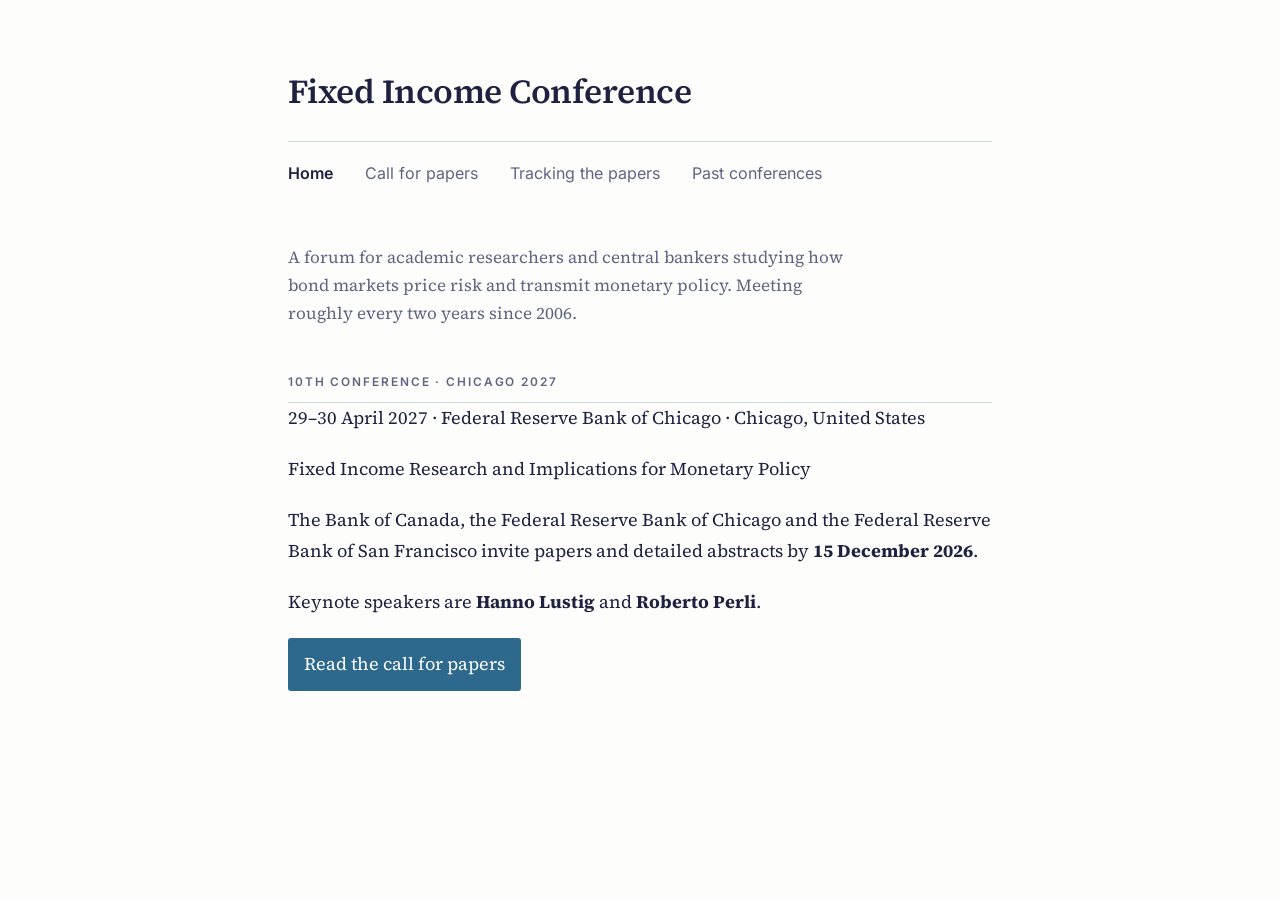
<file: index.html>
<!doctype html>
<html lang="en"><head><meta charset="utf-8"><meta name="viewport" content="width=device-width, initial-scale=1">
<title>Home — Fixed Income Conference</title><meta name="description" content="Fixed income research and implications for monetary policy. Conference information, call for papers and historical programmes.">
<link rel="stylesheet" href="style.css"></head><body><div class="wrap">
<header class="site"><h1 class="site-name"><a href="index.html">Fixed Income Conference</a></h1><nav class="site" aria-label="Main navigation"><a href="index.html" aria-current="page">Home</a><a href="call-for-papers.html">Call for papers</a><a href="tracking-the-papers.html">Tracking the papers</a><a href="past-conferences.html">Past conferences</a></nav></header>
<main>
<p class="lede">A forum for academic researchers and central bankers studying how bond markets price risk and transmit monetary policy. Meeting roughly every two years since 2006.</p>
<h2 class="section" id="next-conference">10th conference · Chicago 2027</h2>
<p class="meta">29–30 April 2027 · Federal Reserve Bank of Chicago · Chicago, United States</p>
<p>Fixed Income Research and Implications for Monetary Policy</p>
<p>The Bank of Canada, the Federal Reserve Bank of Chicago and the Federal Reserve Bank of San Francisco invite papers and detailed abstracts by <strong>15 December 2026</strong>.</p>
<p>Keynote speakers are <strong>Hanno Lustig</strong> and <strong>Roberto Perli</strong>.</p>
<p><a class="call-link" href="call-for-papers.html">Read the call for papers</a></p>
</main></div></body></html>
</file>
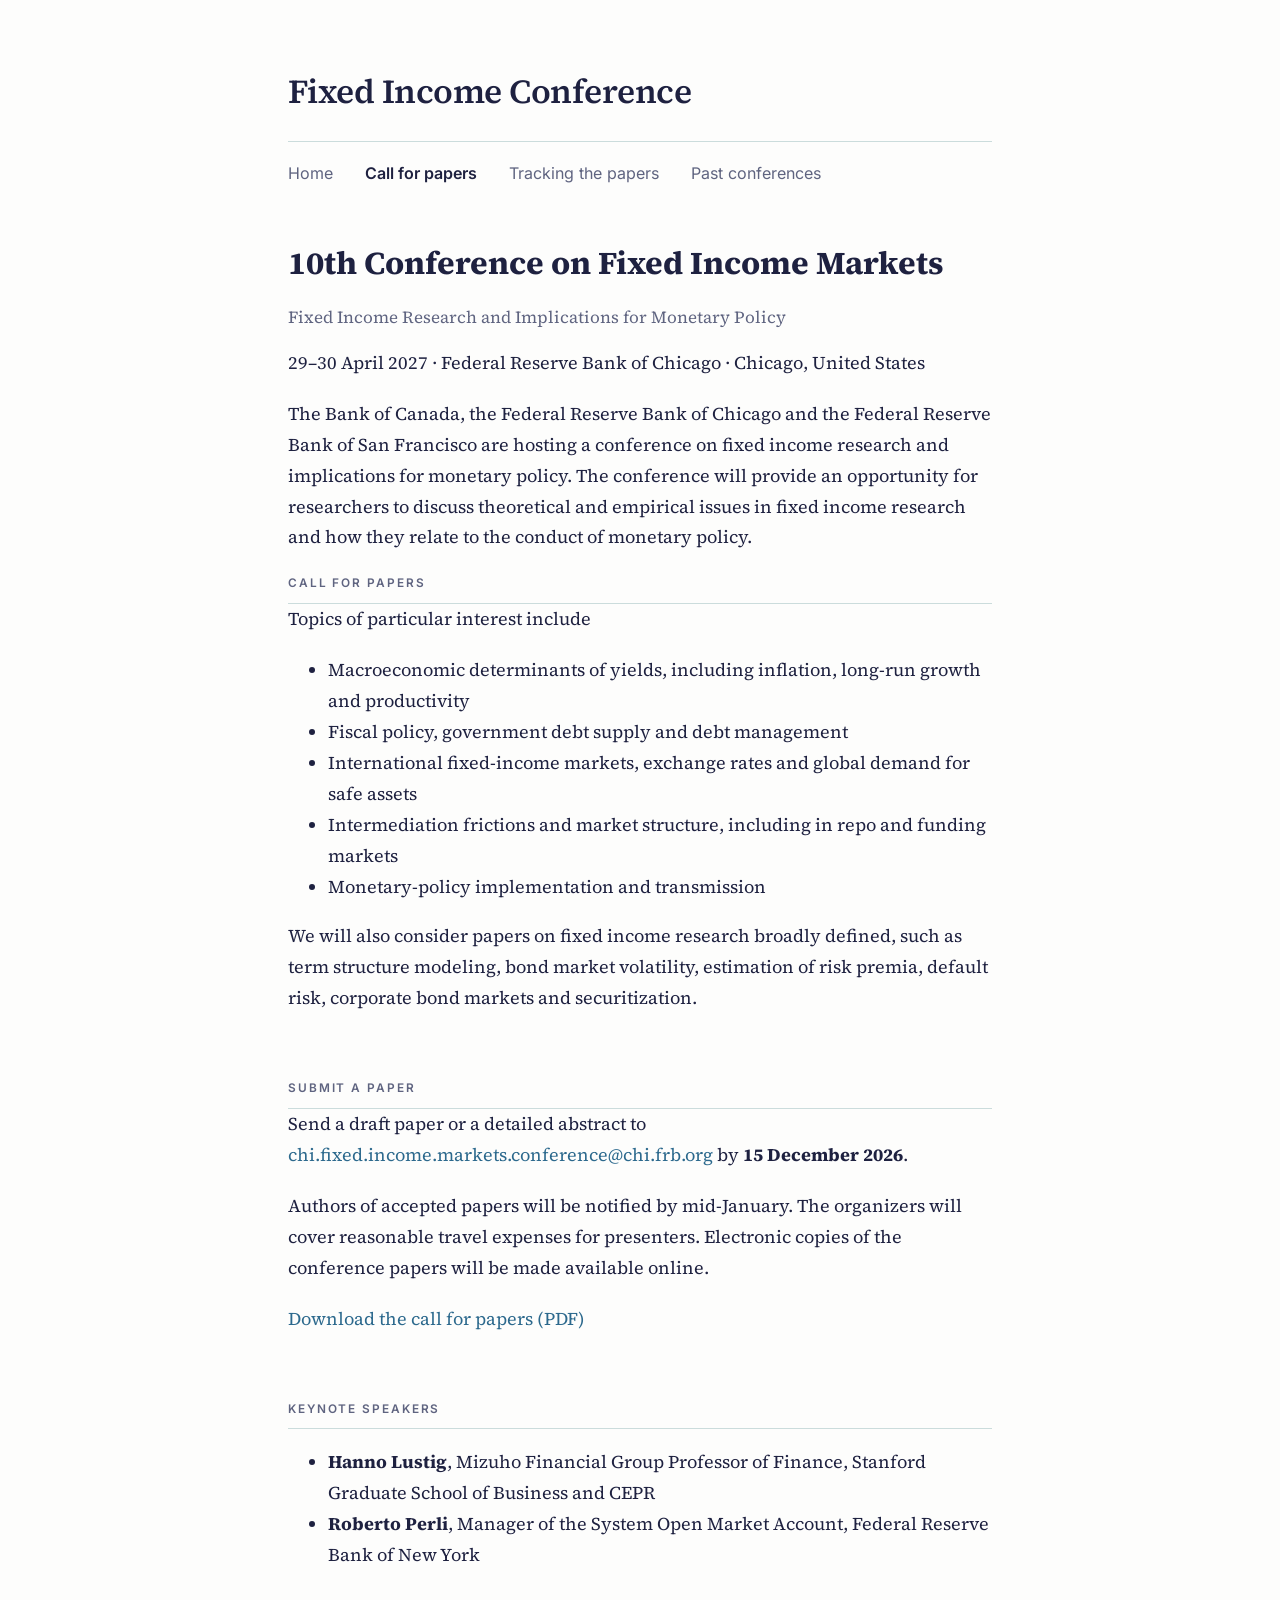
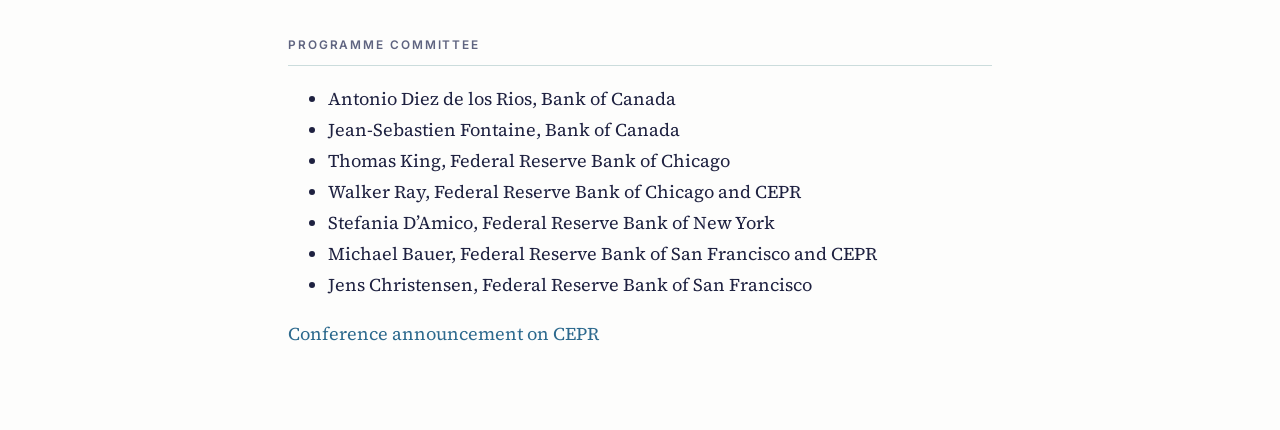
<file: call-for-papers.html>
<!doctype html>
<html lang="en"><head><meta charset="utf-8"><meta name="viewport" content="width=device-width, initial-scale=1">
<title>Call for papers — Fixed Income Conference</title><meta name="description" content="Fixed income research and implications for monetary policy. Conference information, call for papers and historical programmes.">
<link rel="stylesheet" href="style.css"></head><body><div class="wrap">
<header class="site"><p class="site-name"><a href="index.html">Fixed Income Conference</a></p><nav class="site" aria-label="Main navigation"><a href="index.html">Home</a><a href="call-for-papers.html" aria-current="page">Call for papers</a><a href="tracking-the-papers.html">Tracking the papers</a><a href="past-conferences.html">Past conferences</a></nav></header>
<main><h1>10th Conference on Fixed Income Markets</h1>
<p class="lede">Fixed Income Research and Implications for Monetary Policy</p>
<p class="meta">29–30 April 2027 · Federal Reserve Bank of Chicago · Chicago, United States</p>
<p>The Bank of Canada, the Federal Reserve Bank of Chicago and the Federal Reserve Bank of San Francisco are hosting a conference on fixed income research and implications for monetary policy. The conference will provide an opportunity for researchers to discuss theoretical and empirical issues in fixed income research and how they relate to the conduct of monetary policy.</p>
<h2 class="section">Call for papers</h2>
<p>Topics of particular interest include</p>
<ul><li>Macroeconomic determinants of yields, including inflation, long-run growth and productivity</li><li>Fiscal policy, government debt supply and debt management</li><li>International fixed-income markets, exchange rates and global demand for safe assets</li><li>Intermediation frictions and market structure, including in repo and funding markets</li><li>Monetary-policy implementation and transmission</li></ul>
<p>We will also consider papers on fixed income research broadly defined, such as term structure modeling, bond market volatility, estimation of risk premia, default risk, corporate bond markets and securitization.</p>
<h2 class="section">Submit a paper</h2>
<p>Send a draft paper or a detailed abstract to <a href="mailto:chi.fixed.income.markets.conference@chi.frb.org">chi.fixed.income.markets.conference@chi.frb.org</a> by <strong>15 December 2026</strong>.</p>
<p>Authors of accepted papers will be notified by mid-January. The organizers will cover reasonable travel expenses for presenters. Electronic copies of the conference papers will be made available online.</p>
<p><a href="conferences/2027-10th-call-for-papers.pdf">Download the call for papers (PDF)</a></p>
<h2 class="section">Keynote speakers</h2>
<ul><li><strong>Hanno Lustig</strong>, Mizuho Financial Group Professor of Finance, Stanford Graduate School of Business and CEPR</li><li><strong>Roberto Perli</strong>, Manager of the System Open Market Account, Federal Reserve Bank of New York</li></ul>
<h2 class="section">Programme committee</h2>
<ul><li>Antonio Diez de los Rios, Bank of Canada</li><li>Jean-Sebastien Fontaine, Bank of Canada</li><li>Thomas King, Federal Reserve Bank of Chicago</li><li>Walker Ray, Federal Reserve Bank of Chicago and CEPR</li><li>Stefania D’Amico, Federal Reserve Bank of New York</li><li>Michael Bauer, Federal Reserve Bank of San Francisco and CEPR</li><li>Jens Christensen, Federal Reserve Bank of San Francisco</li></ul>
<p><a href="https://cepr.org/events/10th-conference-fixed-income-markets-fixed-income-research-and-implications-monetary-policy">Conference announcement on CEPR</a></p>
</main></div></body></html>
</file>
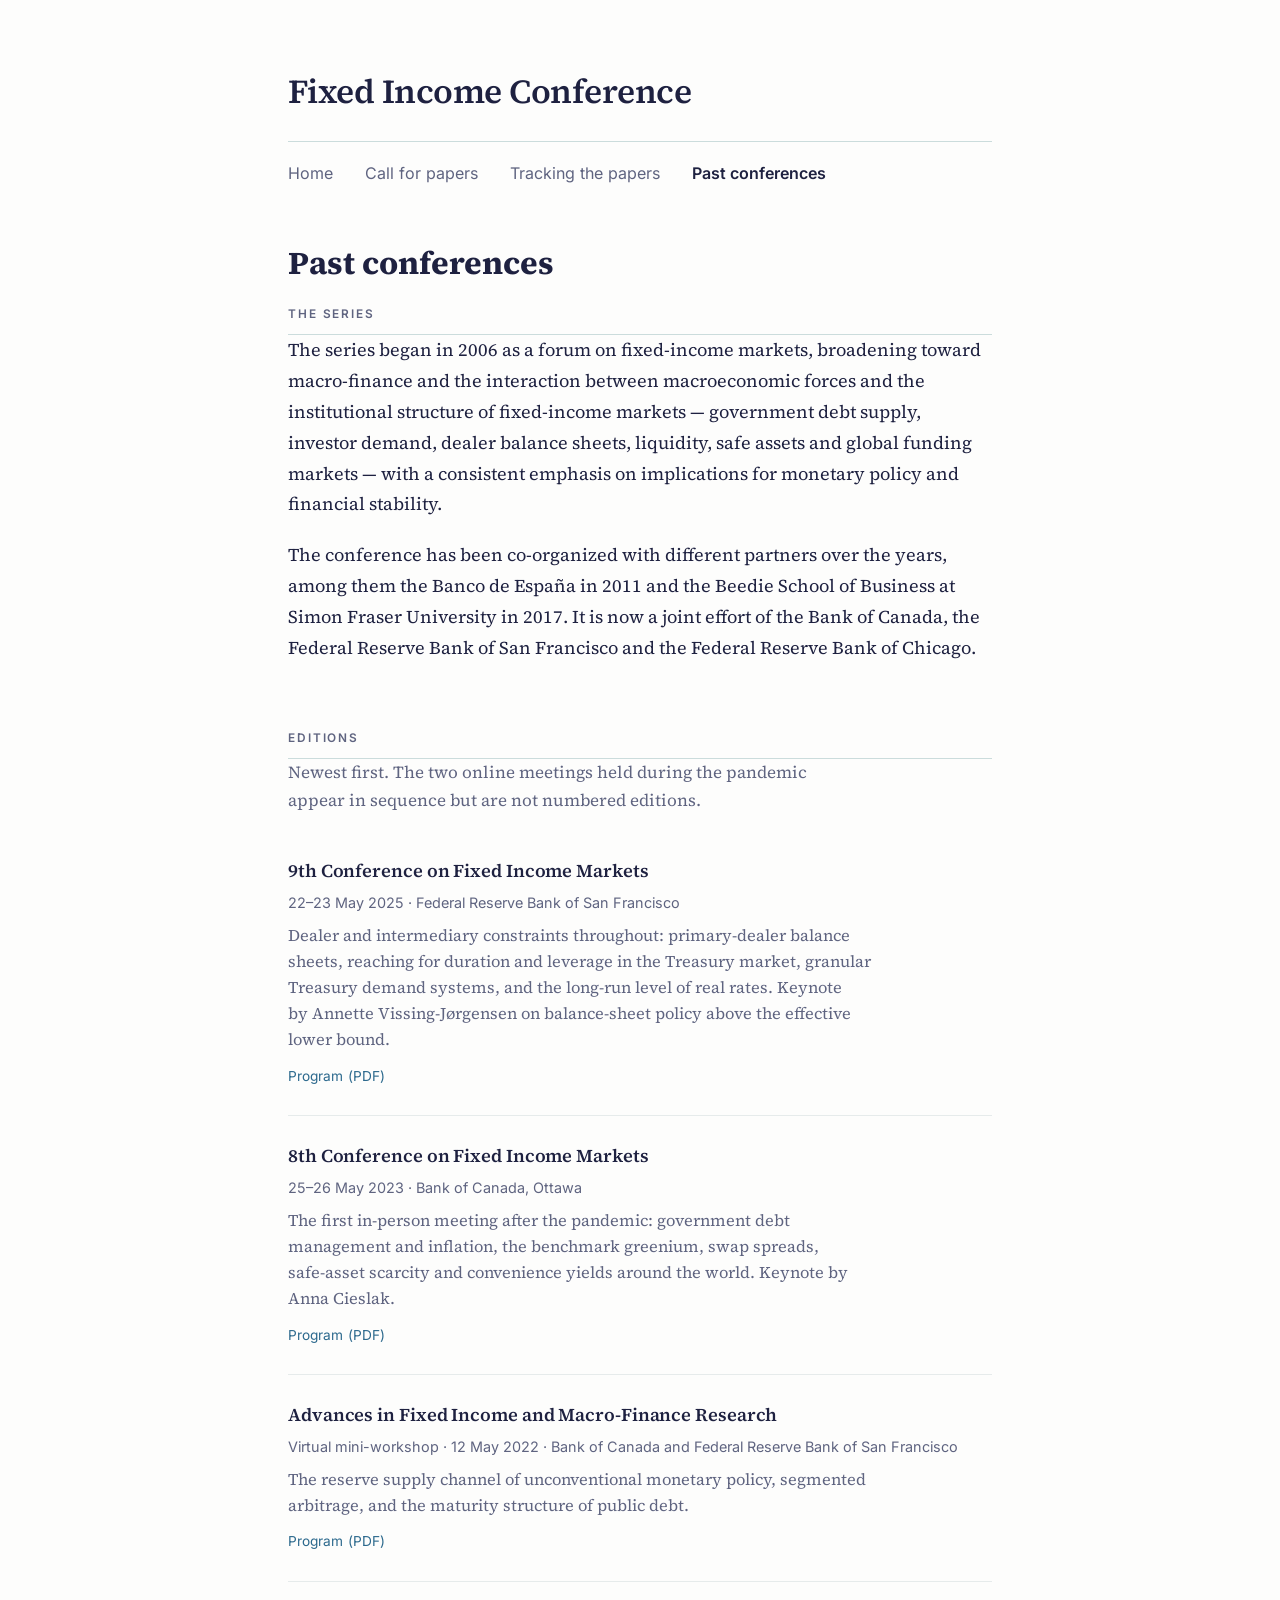
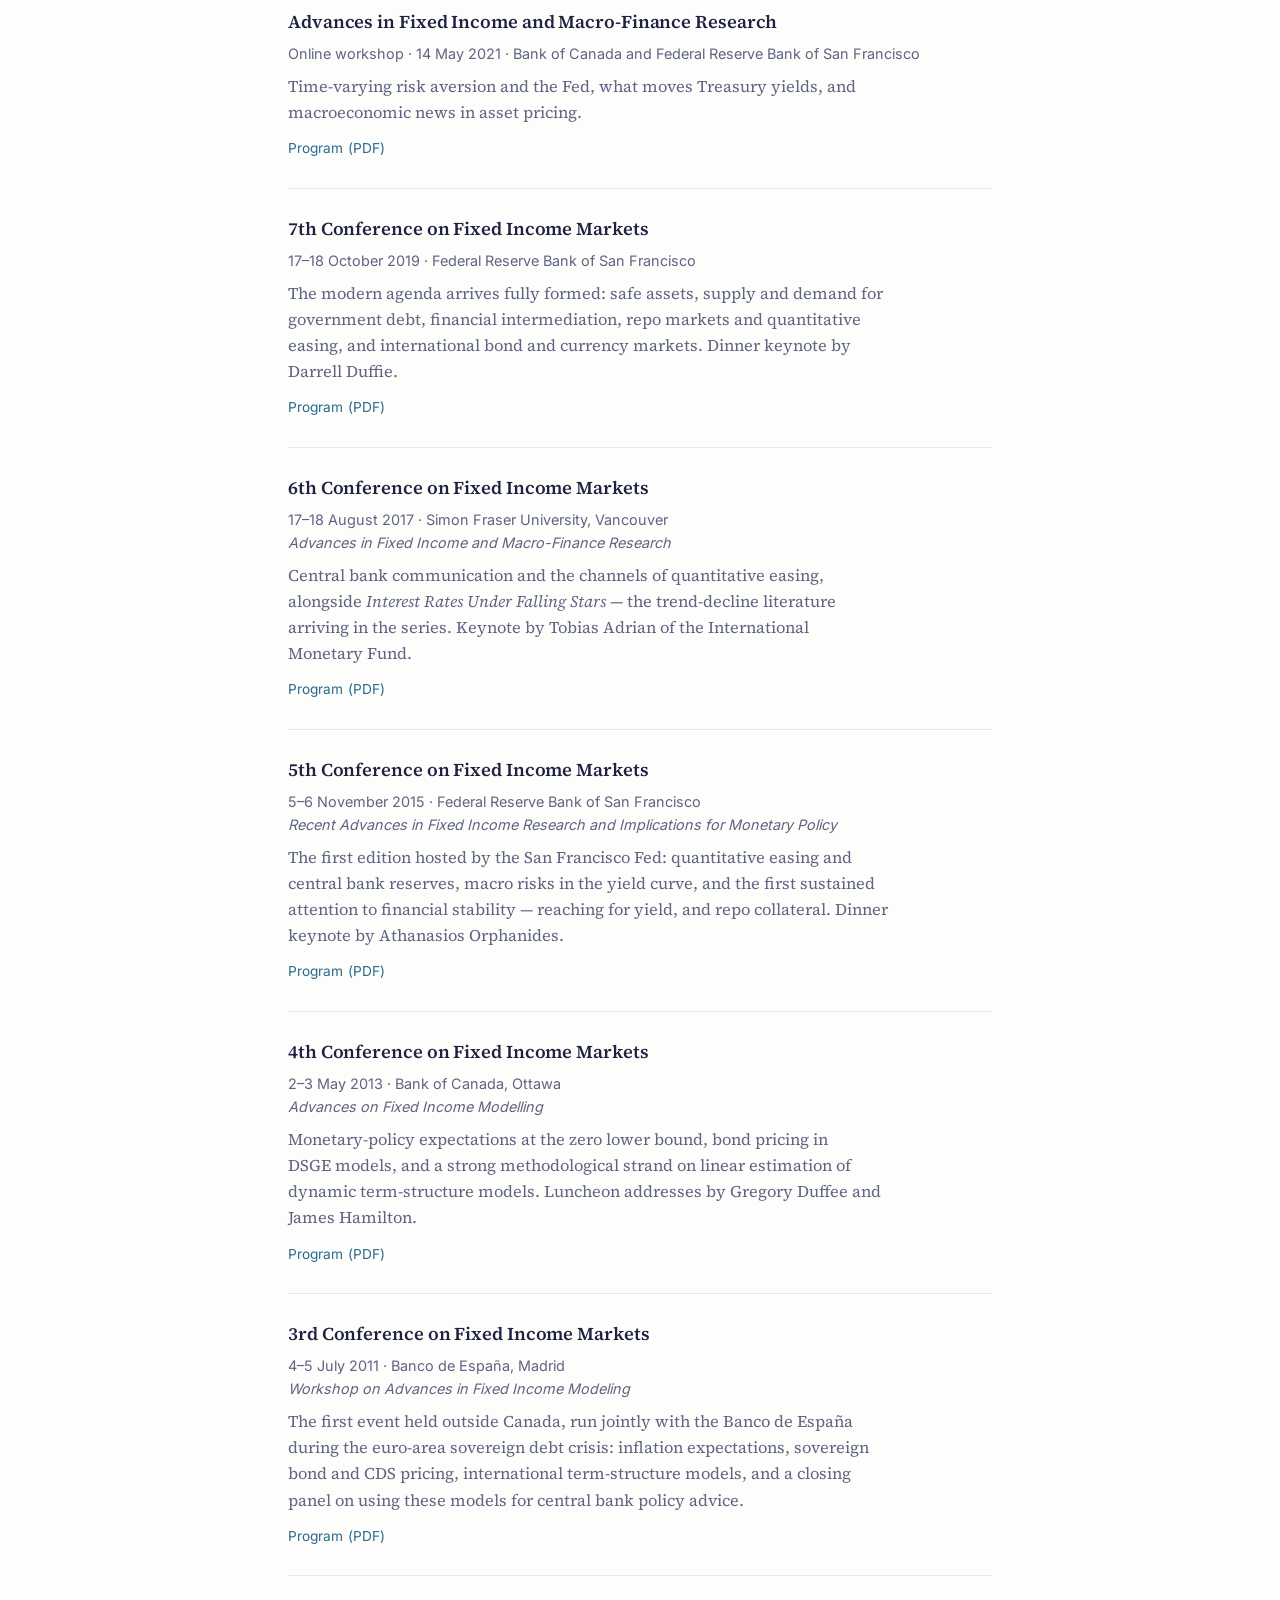
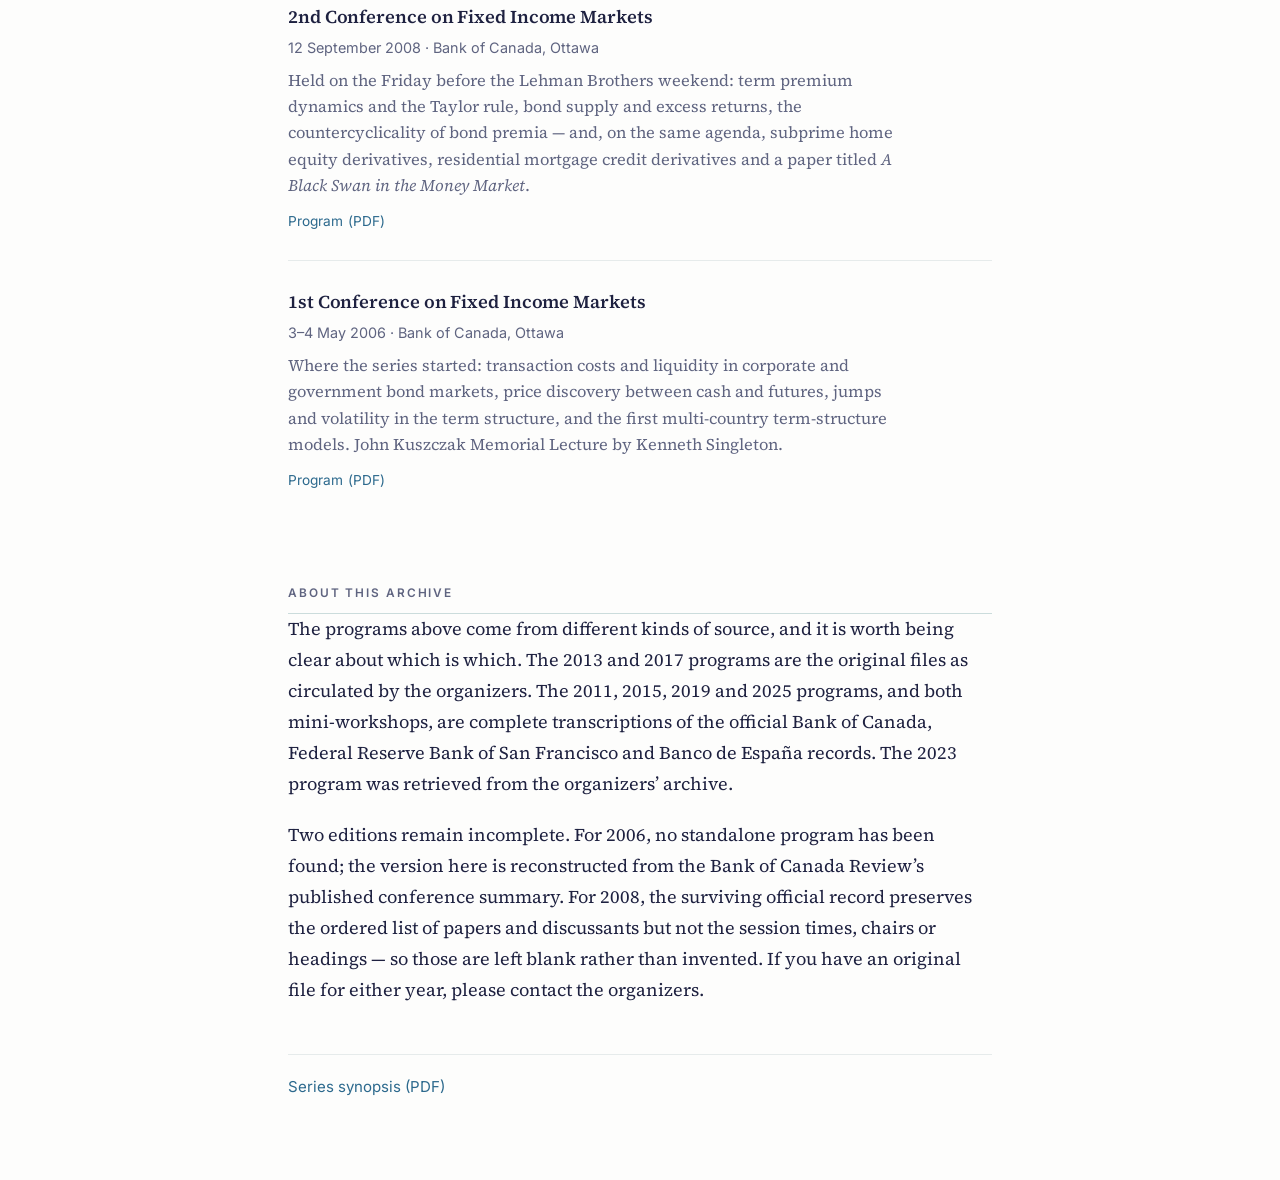
<file: past-conferences.html>
<!doctype html>
<html lang="en"><head><meta charset="utf-8"><meta name="viewport" content="width=device-width, initial-scale=1">
<title>Past conferences — Fixed Income Conference</title><meta name="description" content="Fixed income research and implications for monetary policy. Conference information, call for papers and historical programmes.">
<link rel="stylesheet" href="style.css"></head><body><div class="wrap">
<header class="site"><p class="site-name"><a href="index.html">Fixed Income Conference</a></p><nav class="site" aria-label="Main navigation"><a href="index.html">Home</a><a href="call-for-papers.html">Call for papers</a><a href="tracking-the-papers.html">Tracking the papers</a><a href="past-conferences.html" aria-current="page">Past conferences</a></nav></header>
<main><h1>Past conferences</h1>    <h2 class="section" id="the-series">The series</h2>

    <p>
      The series began in 2006 as a forum on fixed-income markets, broadening
      toward macro-finance and the interaction between macroeconomic forces and
      the institutional structure of fixed-income markets — government debt
      supply, investor demand, dealer balance sheets, liquidity, safe assets and
      global funding markets — with a consistent emphasis on implications for
      monetary policy and financial stability.
    </p>
    <p>
      The conference has been co-organized with different partners over the years,
      among them the Banco de España in 2011 and the Beedie School of Business at
      Simon Fraser University in 2017. It is now a joint effort of the Bank of
      Canada, the Federal Reserve Bank of San Francisco and the Federal Reserve
      Bank of Chicago.
    </p>

<h2 class="section" id="editions">Editions</h2><p class="lede">Newest first. The two online meetings held during the pandemic appear in sequence but are not numbered editions.</p>    <ul class="papers">

      <li class="paper">
        <span class="title">9th Conference on Fixed Income Markets</span>
        <span class="meta">22–23 May 2025 · Federal Reserve Bank of San Francisco</span>
        <span class="blurb">
          Dealer and intermediary constraints throughout: primary-dealer balance
          sheets, reaching for duration and leverage in the Treasury market,
          granular Treasury demand systems, and the long-run level of real rates.
          Keynote by Annette Vissing-Jørgensen on balance-sheet policy above the
          effective lower bound.
        </span>
        <span class="actions">
          <a href="conferences/2025-9th-program.pdf" target="_blank" rel="noopener">Program (PDF)</a>
        </span>
      </li>

      <li class="paper">
        <span class="title">8th Conference on Fixed Income Markets</span>
        <span class="meta">25–26 May 2023 · Bank of Canada, Ottawa</span>
        <span class="blurb">
          The first in-person meeting after the pandemic: government debt
          management and inflation, the benchmark greenium, swap spreads,
          safe-asset scarcity and convenience yields around the world. Keynote by
          Anna Cieslak.
        </span>
        <span class="actions">
          <a href="conferences/2023-8th-program.pdf" target="_blank" rel="noopener">Program (PDF)</a>
        </span>
      </li>

      <li class="paper">
        <span class="title">Advances in Fixed Income and Macro-Finance Research</span>
        <span class="meta">Virtual mini-workshop · 12 May 2022 · Bank of Canada and Federal Reserve Bank of San Francisco</span>
        <span class="blurb">
          The reserve supply channel of unconventional monetary policy, segmented
          arbitrage, and the maturity structure of public debt.
        </span>
        <span class="actions">
          <a href="conferences/2022-miniworkshop-program.pdf" target="_blank" rel="noopener">Program (PDF)</a>
        </span>
      </li>

      <li class="paper">
        <span class="title">Advances in Fixed Income and Macro-Finance Research</span>
        <span class="meta">Online workshop · 14 May 2021 · Bank of Canada and Federal Reserve Bank of San Francisco</span>
        <span class="blurb">
          Time-varying risk aversion and the Fed, what moves Treasury yields, and
          macroeconomic news in asset pricing.
        </span>
        <span class="actions">
          <a href="conferences/2021-workshop-program.pdf" target="_blank" rel="noopener">Program (PDF)</a>
        </span>
      </li>

      <li class="paper">
        <span class="title">7th Conference on Fixed Income Markets</span>
        <span class="meta">17–18 October 2019 · Federal Reserve Bank of San Francisco</span>
        <span class="blurb">
          The modern agenda arrives fully formed: safe assets, supply and demand
          for government debt, financial intermediation, repo markets and
          quantitative easing, and international bond and currency markets. Dinner
          keynote by Darrell Duffie.
        </span>
        <span class="actions">
          <a href="conferences/2019-7th-program.pdf" target="_blank" rel="noopener">Program (PDF)</a>
        </span>
      </li>

      <li class="paper">
        <span class="title">6th Conference on Fixed Income Markets</span>
        <span class="meta">
          17–18 August 2017 · Simon Fraser University, Vancouver<br>
          <span class="venue">Advances in Fixed Income and Macro-Finance Research</span>
        </span>
        <span class="blurb">
          Central bank communication and the channels of quantitative easing,
          alongside <span class="venue">Interest Rates Under Falling Stars</span> —
          the trend-decline literature arriving in the series. Keynote by Tobias
          Adrian of the International Monetary Fund.
        </span>
        <span class="actions">
          <a href="conferences/2017-6th-program.pdf" target="_blank" rel="noopener">Program (PDF)</a>
        </span>
      </li>

      <li class="paper">
        <span class="title">5th Conference on Fixed Income Markets</span>
        <span class="meta">
          5–6 November 2015 · Federal Reserve Bank of San Francisco<br>
          <span class="venue">Recent Advances in Fixed Income Research and Implications for Monetary Policy</span>
        </span>
        <span class="blurb">
          The first edition hosted by the San Francisco Fed: quantitative easing
          and central bank reserves, macro risks in the yield curve, and the first
          sustained attention to financial stability — reaching for yield, and repo
          collateral. Dinner keynote by Athanasios Orphanides.
        </span>
        <span class="actions">
          <a href="conferences/2015-5th-program.pdf" target="_blank" rel="noopener">Program (PDF)</a>
        </span>
      </li>

      <li class="paper">
        <span class="title">4th Conference on Fixed Income Markets</span>
        <span class="meta">
          2–3 May 2013 · Bank of Canada, Ottawa<br>
          <span class="venue">Advances on Fixed Income Modelling</span>
        </span>
        <span class="blurb">
          Monetary-policy expectations at the zero lower bound, bond pricing in
          DSGE models, and a strong methodological strand on linear estimation of
          dynamic term-structure models. Luncheon addresses by Gregory Duffee and
          James Hamilton.
        </span>
        <span class="actions">
          <a href="conferences/2013-4th-program.pdf" target="_blank" rel="noopener">Program (PDF)</a>
        </span>
      </li>

      <li class="paper">
        <span class="title">3rd Conference on Fixed Income Markets</span>
        <span class="meta">
          4–5 July 2011 · Banco de España, Madrid<br>
          <span class="venue">Workshop on Advances in Fixed Income Modeling</span>
        </span>
        <span class="blurb">
          The first event held outside Canada, run jointly with the Banco de España
          during the euro-area sovereign debt crisis: inflation expectations,
          sovereign bond and CDS pricing, international term-structure models, and
          a closing panel on using these models for central bank policy advice.
        </span>
        <span class="actions">
          <a href="conferences/2011-3rd-program.pdf" target="_blank" rel="noopener">Program (PDF)</a>
        </span>
      </li>

      <li class="paper">
        <span class="title">2nd Conference on Fixed Income Markets</span>
        <span class="meta">12 September 2008 · Bank of Canada, Ottawa</span>
        <span class="blurb">
          Held on the Friday before the Lehman Brothers weekend: term premium
          dynamics and the Taylor rule, bond supply and excess returns, the
          countercyclicality of bond premia — and, on the same agenda, subprime
          home equity derivatives, residential mortgage credit derivatives and a
          paper titled <span class="venue">A Black Swan in the Money Market</span>.
        </span>
        <span class="actions">
          <a href="conferences/2008-2nd-program.pdf" target="_blank" rel="noopener">Program (PDF)</a>
        </span>
      </li>

      <li class="paper">
        <span class="title">1st Conference on Fixed Income Markets</span>
        <span class="meta">3–4 May 2006 · Bank of Canada, Ottawa</span>
        <span class="blurb">
          Where the series started: transaction costs and liquidity in corporate and
          government bond markets, price discovery between cash and futures, jumps
          and volatility in the term structure, and the first multi-country
          term-structure models. John Kuszczak Memorial Lecture by Kenneth
          Singleton.
        </span>
        <span class="actions">
          <a href="conferences/2006-1st-program.pdf" target="_blank" rel="noopener">Program (PDF)</a>
        </span>
      </li>

    </ul>

    <h2 class="section" id="about-this-archive">About this archive</h2>

    <p>
      The programs above come from different kinds of source, and it is worth being
      clear about which is which. The 2013 and 2017 programs are the original files
      as circulated by the organizers. The 2011, 2015, 2019 and 2025 programs, and
      both mini-workshops, are complete transcriptions of the official Bank of
      Canada, Federal Reserve Bank of San Francisco and Banco de España records.
      The 2023 program was retrieved from the organizers&rsquo; archive.
    </p>
    <p>
      Two editions remain incomplete. For 2006, no standalone program has been
      found; the version here is reconstructed from the Bank of Canada Review&rsquo;s
      published conference summary. For 2008, the surviving official record
      preserves the ordered list of papers and discussants but not the session
      times, chairs or headings — so those are left blank rather than invented.
      If you have an original file for either year, please contact the organizers.
    </p>

    <ul class="links">
      <li><a href="conferences/series-synopsis.pdf" target="_blank" rel="noopener">Series synopsis (PDF)</a></li>
      
    </ul>

</main></div></body></html>
</file>
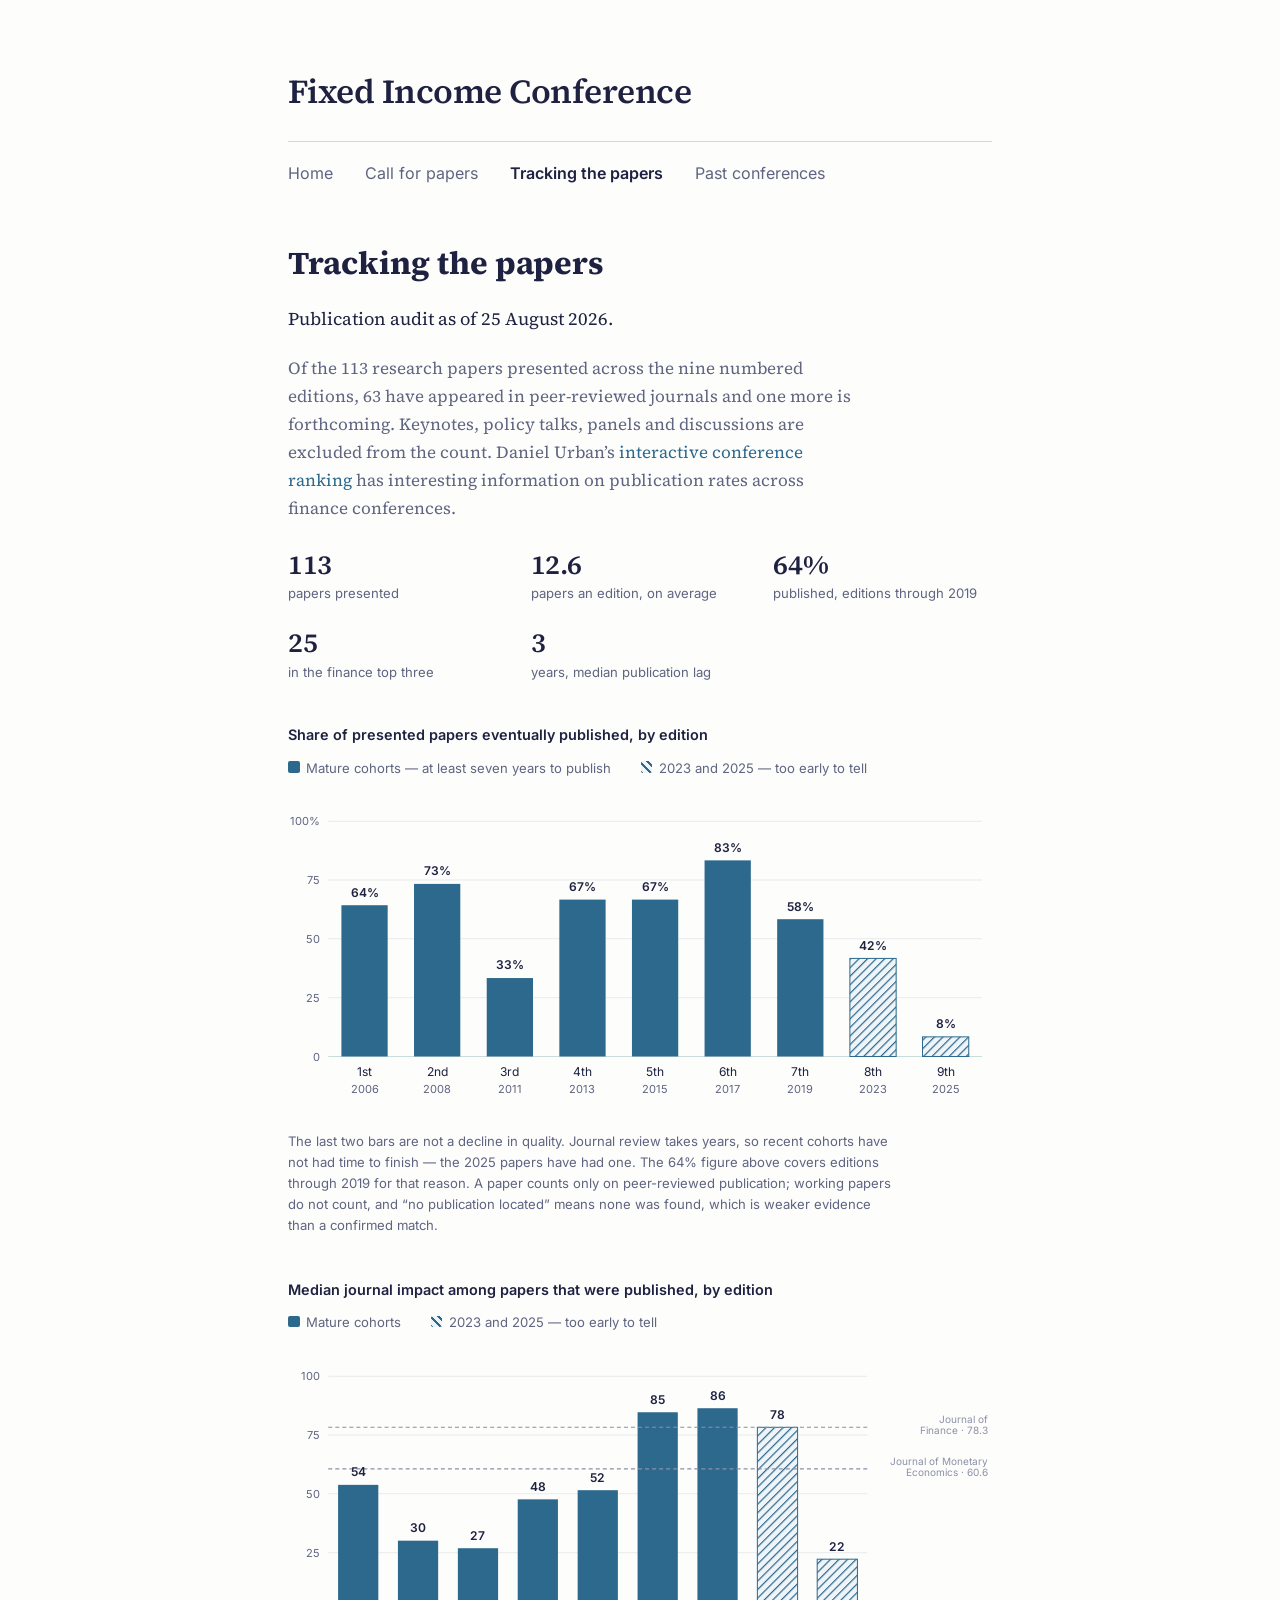
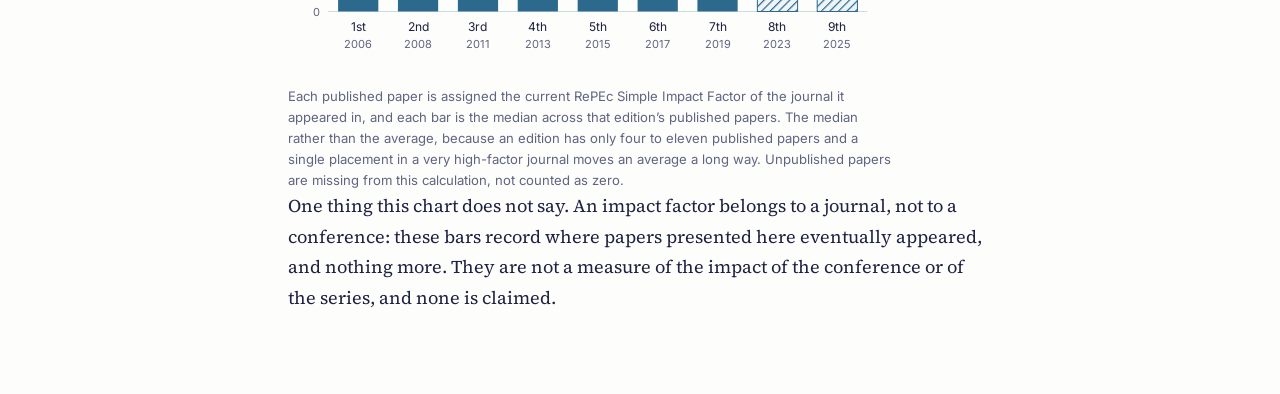
<file: tracking-the-papers.html>
<!doctype html>
<html lang="en"><head><meta charset="utf-8"><meta name="viewport" content="width=device-width, initial-scale=1">
<title>Tracking the papers — Fixed Income Conference</title><meta name="description" content="Fixed income research and implications for monetary policy. Conference information, call for papers and historical programmes.">
<link rel="stylesheet" href="style.css"></head><body><div class="wrap">
<header class="site"><p class="site-name"><a href="index.html">Fixed Income Conference</a></p><nav class="site" aria-label="Main navigation"><a href="index.html">Home</a><a href="call-for-papers.html">Call for papers</a><a href="tracking-the-papers.html" aria-current="page">Tracking the papers</a><a href="past-conferences.html">Past conferences</a></nav></header>
<main>    <h1 id="tracking-the-papers">Tracking the papers</h1>

    <p class="meta">Publication audit as of 25 August 2026.</p>
<p class="lede">
      Of the 113 research papers presented across the nine numbered editions, 63
      have appeared in peer-reviewed journals and one more is forthcoming. Keynotes,
      policy talks, panels and discussions are excluded from the count. Daniel
      Urban&rsquo;s <a href="https://danielurban-finance.github.io/finance-conference-ranking/" rel="noopener">interactive
      conference ranking</a> has interesting information on publication rates
      across finance conferences.
    </p>

    <ul class="stats">
      <li><span class="stat-n">113</span><span class="stat-l">papers presented</span></li>
      <li><span class="stat-n">12.6</span><span class="stat-l">papers an edition, on average</span></li>
      <li><span class="stat-n">64%</span><span class="stat-l">published, editions through 2019</span></li>
      <li><span class="stat-n">25</span><span class="stat-l">in the finance top three</span></li>
      <li><span class="stat-n">3</span><span class="stat-l">years, median publication lag</span></li>
    </ul>

    <figure class="chart">
      <figcaption class="chart-title">Share of presented papers eventually published, by edition</figcaption>

      <p class="chart-legend">
        <span class="key-item"><span class="key key-solid"></span>Mature cohorts — at least seven years to publish</span>
        <span class="key-item"><span class="key key-open"></span>2023 and 2025 — too early to tell</span>
      </p>

      <svg viewBox="0 0 700 318" role="img"
           aria-label="Bar chart of eventual publication rate by conference edition. 2006, 64 percent. 2008, 73 percent. 2011, 33 percent. 2013, 67 percent. 2015, 67 percent. 2017, 83 percent. 2019, 58 percent. 2023, 42 percent, too early to tell. 2025, 8 percent, too early to tell.">
        <defs>
          <pattern id="hatch" width="6" height="6" patternTransform="rotate(45)" patternUnits="userSpaceOnUse">
            <rect class="hatch-bg" width="6" height="6"></rect>
            <line class="hatch-line" x1="0" y1="0" x2="0" y2="6" stroke-width="2.4"></line>
          </pattern>
        </defs>

        <!-- gridlines -->
        <g class="grid">
          <line x1="40" y1="26"  x2="690" y2="26"></line>
          <line x1="40" y1="84.5"  x2="690" y2="84.5"></line>
          <line x1="40" y1="143" x2="690" y2="143"></line>
          <line x1="40" y1="201.5" x2="690" y2="201.5"></line>
        </g>
        <line class="axis" x1="40" y1="260" x2="690" y2="260"></line>

        <!-- y labels -->
        <g class="ylab">
          <text x="32" y="30">100%</text>
          <text x="32" y="88.5">75</text>
          <text x="32" y="147">50</text>
          <text x="32" y="205.5">25</text>
          <text x="32" y="264">0</text>
        </g>

        <!-- bars -->
        <g>
          <rect class="bar" x="53.1"  y="109.6" width="46" height="150.4"></rect>
          <rect class="bar" x="125.3" y="88.4"  width="46" height="171.6"></rect>
          <rect class="bar" x="197.6" y="182.0" width="46" height="78.0"></rect>
          <rect class="bar" x="269.8" y="104.0" width="46" height="156.0"></rect>
          <rect class="bar" x="342.0" y="104.0" width="46" height="156.0"></rect>
          <rect class="bar" x="414.2" y="65.0"  width="46" height="195.0"></rect>
          <rect class="bar" x="486.4" y="123.5" width="46" height="136.5"></rect>
          <rect class="bar bar-open" x="558.7" y="162.5" width="46" height="97.5"></rect>
          <rect class="bar bar-open" x="630.9" y="240.5" width="46" height="19.5"></rect>
        </g>

        <!-- value labels -->
        <g class="val">
          <text x="76.1"  y="101">64%</text>
          <text x="148.3" y="79.8">73%</text>
          <text x="220.6" y="173.4">33%</text>
          <text x="292.8" y="95.4">67%</text>
          <text x="365.0" y="95.4">67%</text>
          <text x="437.2" y="56.4">83%</text>
          <text x="509.4" y="114.9">58%</text>
          <text x="581.7" y="153.9">42%</text>
          <text x="653.9" y="231.9">8%</text>
        </g>

        <!-- x labels -->
        <g class="xlab">
          <text x="76.1"  y="279">1st</text><text x="76.1"  y="296" class="xyear">2006</text>
          <text x="148.3" y="279">2nd</text><text x="148.3" y="296" class="xyear">2008</text>
          <text x="220.6" y="279">3rd</text><text x="220.6" y="296" class="xyear">2011</text>
          <text x="292.8" y="279">4th</text><text x="292.8" y="296" class="xyear">2013</text>
          <text x="365.0" y="279">5th</text><text x="365.0" y="296" class="xyear">2015</text>
          <text x="437.2" y="279">6th</text><text x="437.2" y="296" class="xyear">2017</text>
          <text x="509.4" y="279">7th</text><text x="509.4" y="296" class="xyear">2019</text>
          <text x="581.7" y="279">8th</text><text x="581.7" y="296" class="xyear">2023</text>
          <text x="653.9" y="279">9th</text><text x="653.9" y="296" class="xyear">2025</text>
        </g>
      </svg>

      <figcaption class="chart-note">
        The last two bars are not a decline in quality. Journal review takes years,
        so recent cohorts have not had time to finish — the 2025 papers have had one.
        The 64% figure above covers editions through 2019 for that reason. A paper
        counts only on peer-reviewed publication; working papers do not count, and
        &ldquo;no publication located&rdquo; means none was found, which is weaker
        evidence than a confirmed match.
      </figcaption>
    </figure>

    <figure class="chart">
      <figcaption class="chart-title">Median journal impact among papers that were published, by edition</figcaption>

      <p class="chart-legend">
        <span class="key-item"><span class="key key-solid"></span>Mature cohorts</span>
        <span class="key-item"><span class="key key-open"></span>2023 and 2025 — too early to tell</span>
      </p>

      <svg viewBox="0 0 700 318" role="img"
           aria-label="Bar chart of median RePEc Simple Impact Factor among published papers, by conference edition, with reference lines for the Journal of Finance at 78.3 and the Journal of Monetary Economics at 60.6. 2006, 54. 2008, 30. 2011, 27. 2013, 48. 2015, 52. 2017, 85. 2019, 86. 2023, 78, too early to tell. 2025, 22, too early to tell.">
        <g class="grid">
          <line x1="40" y1="26"    x2="576" y2="26"></line>
          <line x1="40" y1="84.5"  x2="576" y2="84.5"></line>
          <line x1="40" y1="143"   x2="576" y2="143"></line>
          <line x1="40" y1="201.5" x2="576" y2="201.5"></line>
        </g>
        <line class="axis" x1="40" y1="260" x2="576" y2="260"></line>

        <g class="ylab">
          <text x="32" y="30">100</text>
          <text x="32" y="88.5">75</text>
          <text x="32" y="147">50</text>
          <text x="32" y="205.5">25</text>
          <text x="32" y="264">0</text>
        </g>

        <!-- bars -->
        <g>
          <rect class="bar" x="49.8"  y="134.1" width="40" height="125.9"></rect>
          <rect class="bar" x="109.3" y="189.6" width="40" height="70.4"></rect>
          <rect class="bar" x="168.9" y="197.1" width="40" height="62.9"></rect>
          <rect class="bar" x="228.4" y="148.5" width="40" height="111.5"></rect>
          <rect class="bar" x="288.0" y="139.4" width="40" height="120.6"></rect>
          <rect class="bar" x="347.6" y="61.9"  width="40" height="198.1"></rect>
          <rect class="bar" x="407.1" y="57.9"  width="40" height="202.1"></rect>
          <rect class="bar bar-open" x="466.7" y="76.9" width="40" height="183.1"></rect>
          <rect class="bar bar-open" x="526.2" y="208.0" width="40" height="52.0"></rect>
        </g>

        <!-- reference journals -->
        <g class="ref">
          <line x1="40" y1="76.9"  x2="576" y2="76.9"></line>
          <text x="696" y="73">Journal of</text>
          <text x="696" y="84">Finance &middot; 78.3</text>
          <line x1="40" y1="118.2" x2="576" y2="118.2"></line>
          <text x="696" y="114">Journal of Monetary</text>
          <text x="696" y="125">Economics &middot; 60.6</text>
        </g>

        <g class="val">
          <text x="69.8"  y="125.5">54</text>
          <text x="129.3" y="181.0">30</text>
          <text x="188.9" y="188.5">27</text>
          <text x="248.4" y="139.9">48</text>
          <text x="308.0" y="130.8">52</text>
          <text x="367.6" y="53.3">85</text>
          <text x="427.1" y="49.3">86</text>
          <text x="486.7" y="68.3">78</text>
          <text x="546.2" y="199.4">22</text>
        </g>

        <g class="xlab">
          <text x="69.8"  y="279">1st</text><text x="69.8"  y="296" class="xyear">2006</text>
          <text x="129.3" y="279">2nd</text><text x="129.3" y="296" class="xyear">2008</text>
          <text x="188.9" y="279">3rd</text><text x="188.9" y="296" class="xyear">2011</text>
          <text x="248.4" y="279">4th</text><text x="248.4" y="296" class="xyear">2013</text>
          <text x="308.0" y="279">5th</text><text x="308.0" y="296" class="xyear">2015</text>
          <text x="367.6" y="279">6th</text><text x="367.6" y="296" class="xyear">2017</text>
          <text x="427.1" y="279">7th</text><text x="427.1" y="296" class="xyear">2019</text>
          <text x="486.7" y="279">8th</text><text x="486.7" y="296" class="xyear">2023</text>
          <text x="546.2" y="279">9th</text><text x="546.2" y="296" class="xyear">2025</text>
        </g>
      </svg>

      <figcaption class="chart-note">
        Each published paper is assigned the current RePEc Simple Impact Factor of
        the journal it appeared in, and each bar is the median across that
        edition&rsquo;s published papers. The median rather than the average,
        because an edition has only four to eleven published papers and a single
        placement in a very high-factor journal moves an average a long way.
        Unpublished papers are missing from this calculation, not counted as zero.
      </figcaption>
    </figure>

    <p>
      One thing this chart does not say. An impact factor belongs to a journal, not
      to a conference: these bars record where papers presented here eventually
      appeared, and nothing more. They are not a measure of the impact of the
      conference or of the series, and none is claimed.
    </p>

</main></div></body></html>
</file>
<file: style.css>
/* ------------------------------------------------------------------
   jean-sebastienfontaine.com
   One stylesheet for the whole site. No frameworks, no dependencies.
   Fonts are served from your own server (see /fonts), so this page
   makes no requests to anyone else.
   ------------------------------------------------------------------ */

/* ---------- fonts ---------- */

/* Source Serif 4 — body text, headings, paper titles. Variable weight. */
@font-face {
  font-family: 'Source Serif 4';
  font-style: normal;
  font-weight: 200 900;
  font-display: swap;
  src: url('fonts/source-serif-4.woff2') format('woff2');
  unicode-range: U+0000-00FF, U+0131, U+0152-0153, U+02BB-02BC, U+02C6,
                 U+02DA, U+02DC, U+2000-206F, U+2074, U+20AC, U+2122,
                 U+2191, U+2193, U+2212, U+2215, U+FEFF, U+FFFD;
}
@font-face {
  font-family: 'Source Serif 4';
  font-style: normal;
  font-weight: 200 900;
  font-display: swap;
  src: url('fonts/source-serif-4-ext.woff2') format('woff2');
  unicode-range: U+0100-024F, U+0259, U+1E00-1EFF, U+2020, U+20A0-20AB,
                 U+20AD-20CF, U+2113, U+2C60-2C7F, U+A720-A7FF;
}
@font-face {
  font-family: 'Source Serif 4';
  font-style: italic;
  font-weight: 200 900;
  font-display: swap;
  src: url('fonts/source-serif-4-italic.woff2') format('woff2');
}

/* Inter — navigation, labels, citation metadata. */
@font-face {
  font-family: 'Inter';
  font-style: normal;
  font-weight: 400;
  font-display: swap;
  src: url('fonts/inter-400.woff2') format('woff2');
  unicode-range: U+0000-00FF, U+0131, U+0152-0153, U+02BB-02BC, U+02C6,
                 U+02DA, U+02DC, U+2000-206F, U+2074, U+20AC, U+2122,
                 U+2191, U+2193, U+2212, U+2215, U+FEFF, U+FFFD;
}
@font-face {
  font-family: 'Inter';
  font-style: normal;
  font-weight: 600;
  font-display: swap;
  src: url('fonts/inter-600.woff2') format('woff2');
  unicode-range: U+0000-00FF, U+0131, U+0152-0153, U+02BB-02BC, U+02C6,
                 U+02DA, U+02DC, U+2000-206F, U+2074, U+20AC, U+2122,
                 U+2191, U+2193, U+2212, U+2215, U+FEFF, U+FFFD;
}
@font-face {
  font-family: 'Inter'; font-style: normal; font-weight: 400;
  font-display: swap;
  src: url('fonts/inter-ext-400.woff2') format('woff2');
  unicode-range: U+0100-024F, U+0259, U+1E00-1EFF, U+2020, U+20A0-20AB,
                 U+20AD-20CF, U+2113, U+2C60-2C7F, U+A720-A7FF;
}
@font-face {
  font-family: 'Inter'; font-style: normal; font-weight: 600;
  font-display: swap;
  src: url('fonts/inter-ext-600.woff2') format('woff2');
  unicode-range: U+0100-024F, U+0259, U+1E00-1EFF, U+2020, U+20A0-20AB,
                 U+20AD-20CF, U+2113, U+2C60-2C7F, U+A720-A7FF;
}

/* ---------- design tokens ---------- */

:root {
  --ink:       #1e2140;   /* main text                                */
  --ink-soft:  #5f6480;   /* authors, journals, dates                 */
  --ink-faint: #8b90a6;   /* footer                                   */
  --accent:    #2c698d;   /* links — your original blue               */
  --rule:      #e6ebeb;   /* hairlines                                */
  --rule-firm: #cbdcdc;   /* section rules, slightly teal             */
  --page:      #fdfdfc;   /* a hair off pure white, easier on the eye */

  --serif: 'Source Serif 4', Georgia, 'Times New Roman', serif;
  --sans:  'Inter', -apple-system, BlinkMacSystemFont, 'Segoe UI',
           Roboto, 'Helvetica Neue', Arial, sans-serif;

  --measure: 44rem;
}

/* ---------- base ---------- */

*, *::before, *::after { box-sizing: border-box; }

html {
  -webkit-text-size-adjust: 100%;
  scroll-behavior: smooth;
}

body {
  margin: 0;
  padding: 0 2rem;
  background: var(--page);
  color: var(--ink);
  font-family: var(--serif);
  font-size: 1.125rem;      /* 18px */
  line-height: 1.72;
  font-feature-settings: 'kern' 1, 'liga' 1;
  -webkit-font-smoothing: antialiased;
  -moz-osx-font-smoothing: grayscale;
}

.wrap {
  max-width: var(--measure);
  margin: 0 auto;
  padding: 4.5rem 0 5rem;
}

p { margin: 0 0 1.25rem; }
p:last-child { margin-bottom: 0; }

a {
  color: var(--accent);
  text-decoration: none;
  text-underline-offset: 0.18em;
  text-decoration-thickness: 1px;
  transition: color 0.12s ease;
}
a:hover, a:focus-visible { text-decoration: underline; }

:focus-visible { outline: 2px solid var(--accent); outline-offset: 3px; }

/* ---------- masthead ---------- */

header.site { margin-bottom: 3.5rem; }

.site-name {
  margin: 0;
  font-family: var(--serif);
  font-size: 2.1rem;
  font-weight: 600;
  line-height: 1.15;
  letter-spacing: -0.015em;
}

.site-role {
  margin: 0.55rem 0 0;
  font-family: var(--sans);
  font-size: 0.94rem;
  font-weight: 400;
  line-height: 1.5;
  color: var(--ink-soft);
}

nav.site {
  margin-top: 1.9rem;
  padding-top: 1.15rem;
  border-top: 1px solid var(--rule-firm);
  display: flex;
  flex-wrap: wrap;
  gap: 2rem;
  font-family: var(--sans);
  font-size: 0.95rem;
}

nav.site a { color: var(--ink-soft); }
nav.site a:hover { color: var(--accent); }
nav.site a[aria-current="page"] {
  color: var(--ink);
  font-weight: 600;
}

/* ---------- about page ---------- */

.intro {
  display: flex;
  gap: 2.5rem;
  align-items: flex-start;
}

/* The portrait, and the photo hiding behind it.
   A hidden checkbox drives the swap — no JavaScript involved. */

.photo-toggle { display: none; }

.photo-swap {
  flex: 0 0 auto;
  display: block;
  cursor: pointer;
  border-radius: 50%;
}
.photo-swap:focus-within { outline: 2px solid var(--accent); outline-offset: 3px; }

.photo-swap img {
  display: block;
  width: 158px;
  height: 158px;
  border-radius: 50%;
  object-fit: cover;
}

.photo-swap .photo-a { object-position: center center; }
.photo-swap .photo-b { display: none; object-position: 42% 42%; }

.photo-toggle:checked + .photo-swap .photo-a { display: none; }
.photo-toggle:checked + .photo-swap .photo-b { display: block; }

/* Text for screen readers only — visible to assistive software, not on screen */
.sr-only {
  position: absolute;
  width: 1px; height: 1px;
  padding: 0; margin: -1px;
  overflow: hidden;
  clip: rect(0 0 0 0);
  white-space: nowrap;
  border: 0;
}

.intro > div { max-width: 34rem; }

.links {
  margin: 3rem 0 0;
  padding: 1.2rem 0 0;
  border-top: 1px solid var(--rule);
  list-style: none;
  display: flex;
  flex-wrap: wrap;
  gap: 2rem;
  font-family: var(--sans);
  font-size: 0.94rem;
}
.links li { margin: 0; }

/* ---------- research / policy pages ---------- */

.lede {
  margin: 0 0 1rem;
  max-width: 36rem;
  color: var(--ink-soft);
  font-size: 1.06rem;
  line-height: 1.65;
}

/* ---------- sections ---------- */

h2.section {
  display: flex;
  flex-wrap: wrap;
  justify-content: space-between;
  align-items: baseline;
  gap: 0.4em 1em;
  margin: 4rem 0 0;
  padding-bottom: 0.6rem;
  border-bottom: 1px solid var(--rule-firm);
  font-family: var(--sans);
  font-size: 0.74rem;
  font-weight: 600;
  letter-spacing: 0.16em;
  text-transform: uppercase;
  color: var(--ink-soft);
}

.to-top {
  font-weight: 600;
  white-space: nowrap;
}

h2.section:first-of-type { margin-top: 1rem; }
p.lede + h2.section { margin-top: 2.75rem; }

h3.subhead {
  margin: 2.5rem 0 0;
  font-family: var(--sans);
  font-size: 0.9rem;
  font-weight: 600;
  letter-spacing: 0.01em;
  color: var(--ink);
}

ul.papers { margin: 0; padding: 0; list-style: none; }

.paper {
  padding: 1.7rem 0;
  border-bottom: 1px solid var(--rule);
}
.paper:last-child { border-bottom: none; }

.paper .title {
  display: block;
  font-family: var(--serif);
  font-size: 1.135rem;
  font-weight: 600;
  line-height: 1.45;
  letter-spacing: -0.005em;
  text-wrap: pretty;
}

/* A linked title stays a title: it takes the text colour, and only
   reveals itself as a link on hover. Keeps long lists calm. */
.paper .title a {
  color: inherit;
  text-decoration: none;
}
.paper .title a:hover,
.paper .title a:focus-visible {
  color: var(--accent);
  text-decoration: underline;
  text-decoration-thickness: 1px;
}

.paper .meta {
  display: block;
  margin-top: 0.4rem;
  font-family: var(--sans);
  font-size: 0.9rem;
  line-height: 1.6;
  color: var(--ink-soft);
}

.paper .venue { font-style: italic; }

.paper .status {
  font-style: normal;
  font-weight: 600;
  color: var(--accent);
}

.paper .actions {
  margin-top: 0.75rem;
  display: flex;
  flex-wrap: wrap;
  gap: 1.4rem;
  font-family: var(--sans);
  font-size: 0.855rem;
  letter-spacing: 0.005em;
}

/* the compact Bank of Canada listing */
.compact .paper .actions { margin-top: 0.3rem; font-size: 0.82rem; }
.compact { margin-top: 0.4rem; }
.compact .paper { padding: 0.85rem 0; border-bottom: none; }
.compact .paper .title { font-size: 1.05rem; font-weight: 500; }
.compact .paper .meta { margin-top: 0.15rem; font-size: 0.875rem; }

/* ---------- contact ---------- */

.portrait-figure {
  margin: 3rem 0 0;
  padding-top: 2rem;
  border-top: 1px solid var(--rule);
}
.portrait-figure img {
  display: block;
  width: 100%;
  max-width: 26rem;   /* kept modest — it is a photograph, not a hero image */
  height: auto;
  border-radius: 2px;
}
.portrait-figure figcaption {
  margin-top: 0.7rem;
  font-family: var(--sans);
  font-size: 0.86rem;
  color: var(--ink-soft);
}

.contact p { margin: 0 0 1.1rem; }

/* ---------- footer ---------- */

footer.site {
  margin-top: 5rem;
  padding-top: 1.4rem;
  border-top: 1px solid var(--rule);
  font-family: var(--sans);
  font-size: 0.84rem;
  color: var(--ink-faint);
}

/* ------------------------------------------------------------------
   Phones and narrow windows — the part the old site never had.
   ------------------------------------------------------------------ */

@media (max-width: 44rem) {
  body { padding: 0 1.35rem; font-size: 1.0625rem; }
  .wrap { padding: 2.75rem 0 3.5rem; }

  header.site { margin-bottom: 2.5rem; }
  .site-name { font-size: 1.72rem; }
  nav.site { margin-top: 1.5rem; gap: 1.5rem; }

  .intro { flex-direction: column; gap: 1.5rem; }
  .photo-swap img { width: 124px; height: 124px; }

  .links { gap: 1.3rem; }
  h2.section { margin-top: 3rem; }
  .paper { padding: 1.45rem 0; }
  .paper .title { font-size: 1.08rem; }
}

/* Readers who prefer less motion */
@media (prefers-reduced-motion: reduce) {
  html { scroll-behavior: auto; }
  * { transition: none !important; }
}

/* ------------------------------------------------------------------
   Conference series page
   Added August 2026. Nothing above this line was changed.
   ------------------------------------------------------------------ */

/* A sentence describing an entry. Serif, so it reads as prose rather
   than as metadata. */
.blurb {
  display: block;
  margin-top: 0.5rem;
  max-width: 38rem;
  color: var(--ink-soft);
  font-size: 1.02rem;
  line-height: 1.6;
  text-wrap: pretty;
}

/* The four figures above the chart. */
ul.stats {
  margin: 1.7rem 0 0;
  padding: 0;
  list-style: none;
  display: grid;
  grid-template-columns: repeat(3, 1fr);
  gap: 1.6rem 1.5rem;
}
ul.stats li { margin: 0; }

.stat-n {
  display: block;
  font-family: var(--serif);
  font-size: 1.7rem;
  font-weight: 600;
  line-height: 1.1;
  letter-spacing: -0.015em;
  color: var(--ink);
}
.stat-l {
  display: block;
  margin-top: 0.3rem;
  font-family: var(--sans);
  font-size: 0.82rem;
  line-height: 1.4;
  color: var(--ink-soft);
}

/* The chart is drawn in the page as SVG — it stays sharp at any size,
   costs no extra file, and picks up the colours above automatically.
   To update it, change the bar heights and the labels in the HTML. */
figure.chart { margin: 2.6rem 0 0; }
figure.chart svg { display: block; width: 100%; height: auto; }

.chart-title {
  font-family: var(--sans);
  font-size: 0.9rem;
  font-weight: 600;
  color: var(--ink);
}

.chart-legend {
  margin: 0.55rem 0 1rem;
  font-family: var(--sans);
  font-size: 0.82rem;
  color: var(--ink-soft);
}
.key-item { display: inline-block; margin-right: 1.6rem; }
.key {
  display: inline-block;
  width: 0.72rem;
  height: 0.72rem;
  margin-right: 0.42rem;
  vertical-align: -0.02rem;
  border-radius: 2px;
}
.key-solid { background: var(--accent); }
.key-open {
  background-color: #eef4f7;
  background-image: repeating-linear-gradient(
    45deg, var(--accent) 0 2px, #eef4f7 2px 6px);
}

.chart-note {
  margin-top: 1rem;
  max-width: 38rem;
  font-family: var(--sans);
  font-size: 0.82rem;
  line-height: 1.6;
  color: var(--ink-soft);
}

figure.chart .grid line { stroke: var(--rule); stroke-width: 1; }
figure.chart .axis      { stroke: var(--rule-firm); stroke-width: 1; }
figure.chart .bar       { fill: var(--accent); }
figure.chart .bar-open  { fill: url(#hatch); stroke: var(--accent); stroke-width: 1; }
figure.chart .hatch-bg  { fill: #eef4f7; }
figure.chart .hatch-line { stroke: var(--accent); }

/* Reference lines — the two journals the cohort averages are compared against. */
figure.chart .ref line {
  stroke: var(--ink-faint);
  stroke-width: 1;
  stroke-dasharray: 4 3;
}
/* Anchored to the right edge so they grow inward — they can never be
   clipped, whatever the font size. */
figure.chart .ref text {
  font-size: 10px;
  fill: var(--ink-faint);
  text-anchor: end;
}

figure.chart text { font-family: var(--sans); fill: var(--ink-soft); }
figure.chart .ylab text { font-size: 11px; text-anchor: end; }
figure.chart .val  text { font-size: 12px; font-weight: 600; text-anchor: middle;
                          fill: var(--ink); }
figure.chart .xlab text { font-size: 12px; text-anchor: middle; fill: var(--ink); }
figure.chart .xlab .xyear { font-size: 11px; font-weight: 400; fill: var(--ink-soft); }

@media (max-width: 44rem) {
  ul.stats { grid-template-columns: repeat(2, 1fr); gap: 1.3rem; }
  .stat-n  { font-size: 1.5rem; }
  .blurb   { font-size: 0.99rem; }
  .key-item { margin-right: 0; display: block; margin-bottom: 0.3rem; }
  /* The chart shrinks with the screen, so the smallest labels need a nudge
     to stay readable. 12px is the widest that still fits the right margin. */
  figure.chart .ref text { font-size: 12px; }
}

/* ---------- contents list ---------- */

/* A short index of the sections on long pages. Plain links — clicking one
   scrolls to that section. Nothing here needs JavaScript. */
nav.contents {
  margin: 0 0 1rem;
  padding-bottom: 1.1rem;
  border-bottom: 1px solid var(--rule);
  font-family: var(--sans);
  font-size: 0.88rem;
}
p.lede + nav.contents { margin-top: 1.9rem; }

.contents-label {
  display: block;
  margin-bottom: 0.5rem;
  font-size: 0.72rem;
  font-weight: 600;
  letter-spacing: 0.14em;
  text-transform: uppercase;
  color: var(--ink-faint);
}

nav.contents ul {
  margin: 0;
  padding: 0;
  list-style: none;
  display: flex;
  flex-wrap: wrap;
  gap: 0.4rem 1.4rem;
}
nav.contents li { margin: 0; }
nav.contents a { color: var(--ink-soft); }
nav.contents a:hover, nav.contents a:focus-visible { color: var(--accent); }

/* The section a visitor has just jumped to, so the landing is obvious. */
h2.section:target { color: var(--accent); border-bottom-color: var(--accent); }

/* Leave a little air above a heading that has been scrolled to, rather than
   pinning it to the very top edge of the window. */
h2.section { scroll-margin-top: 1.6rem; }

nav.contents + h2.section { margin-top: 2.5rem; }

@media (max-width: 44rem) {
  nav.contents ul { gap: 0.35rem 1.1rem; }
  nav.contents { font-size: 0.86rem; }
}

/* A one-line gloss under a paper — the author's own summary, not a quotation
   from the paper, so it is set in italic rather than in quote marks. */
.blurb.gloss { font-style: italic; }

.site-name a { color: inherit; text-decoration: none; }
main h1 { font-size: 2rem; line-height: 1.2; }
.call-link { display:inline-block; padding:.7rem 1rem; background:var(--accent); color:white; border-radius:3px; }
nav.site { font-size:1rem; }
main a { overflow-wrap:anywhere; }
figure.chart { overflow-x:auto; }
figure.chart svg { min-width:600px; }
</file>
